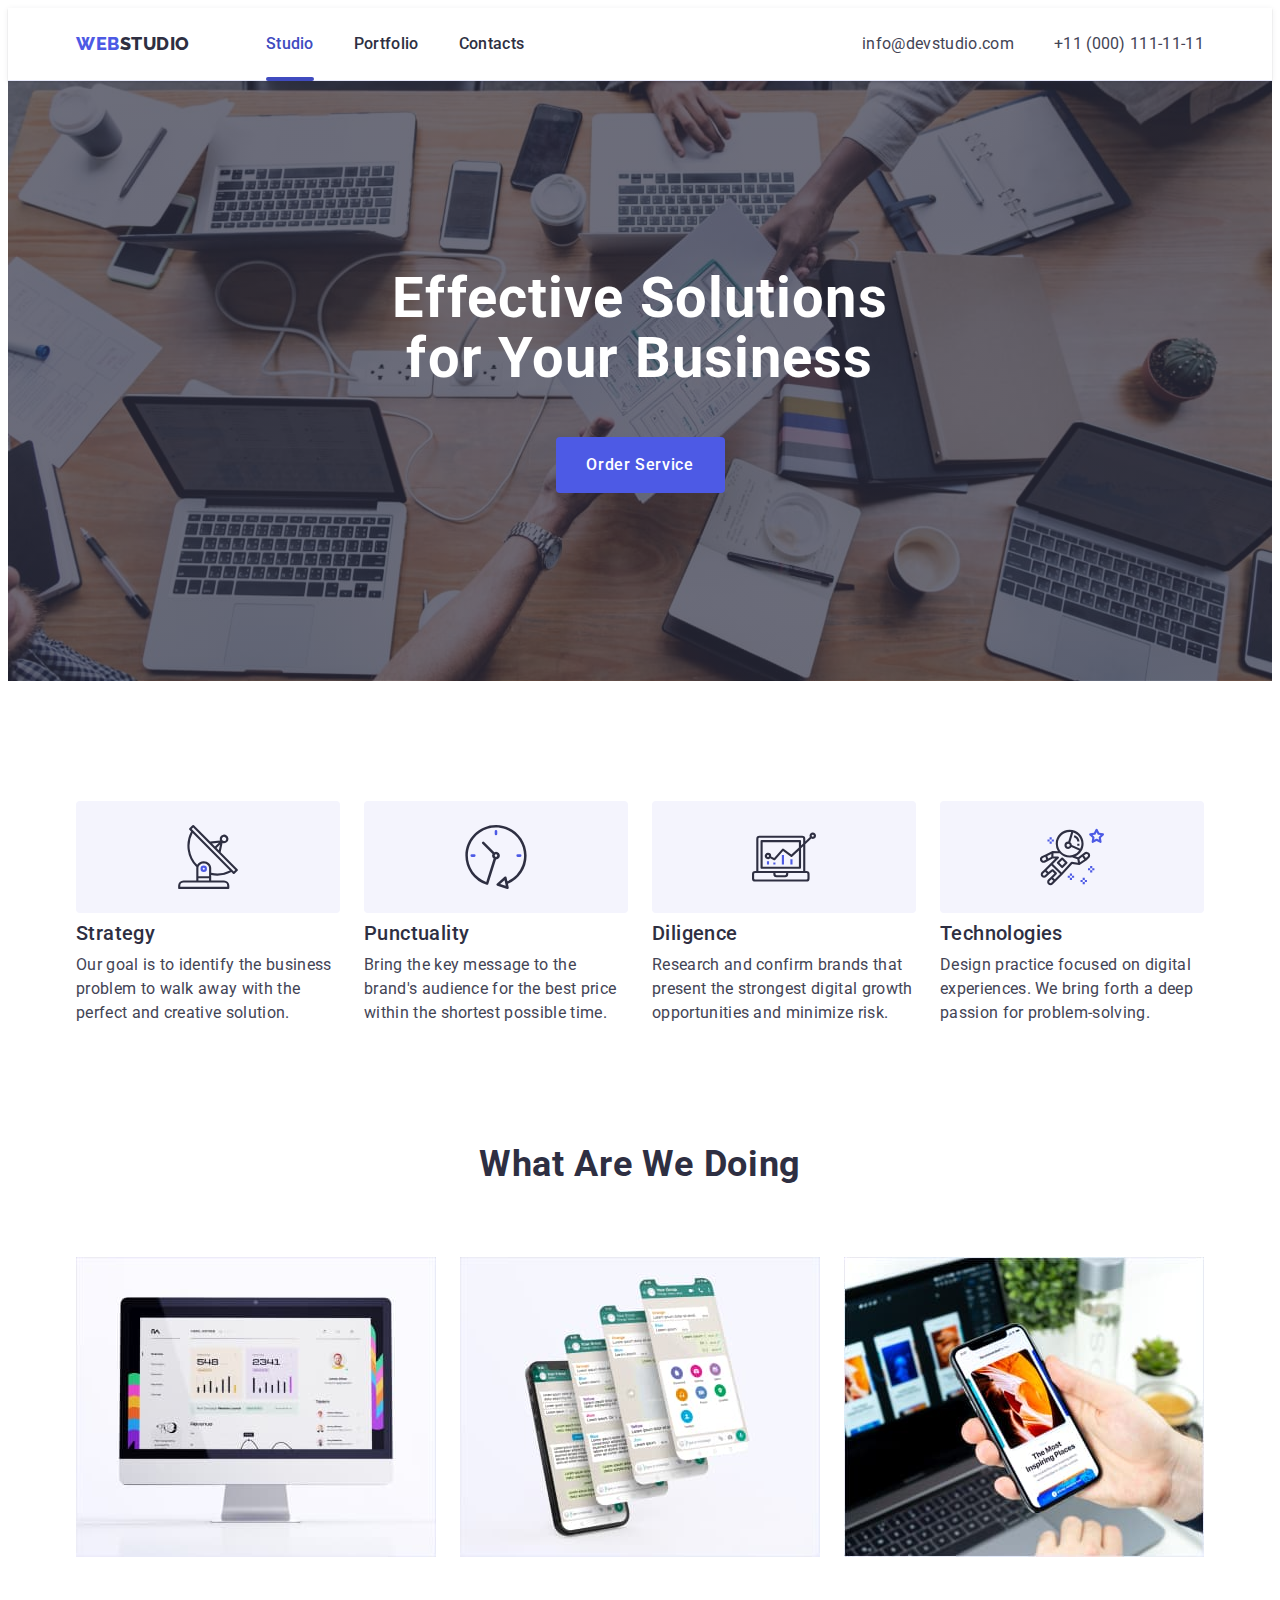
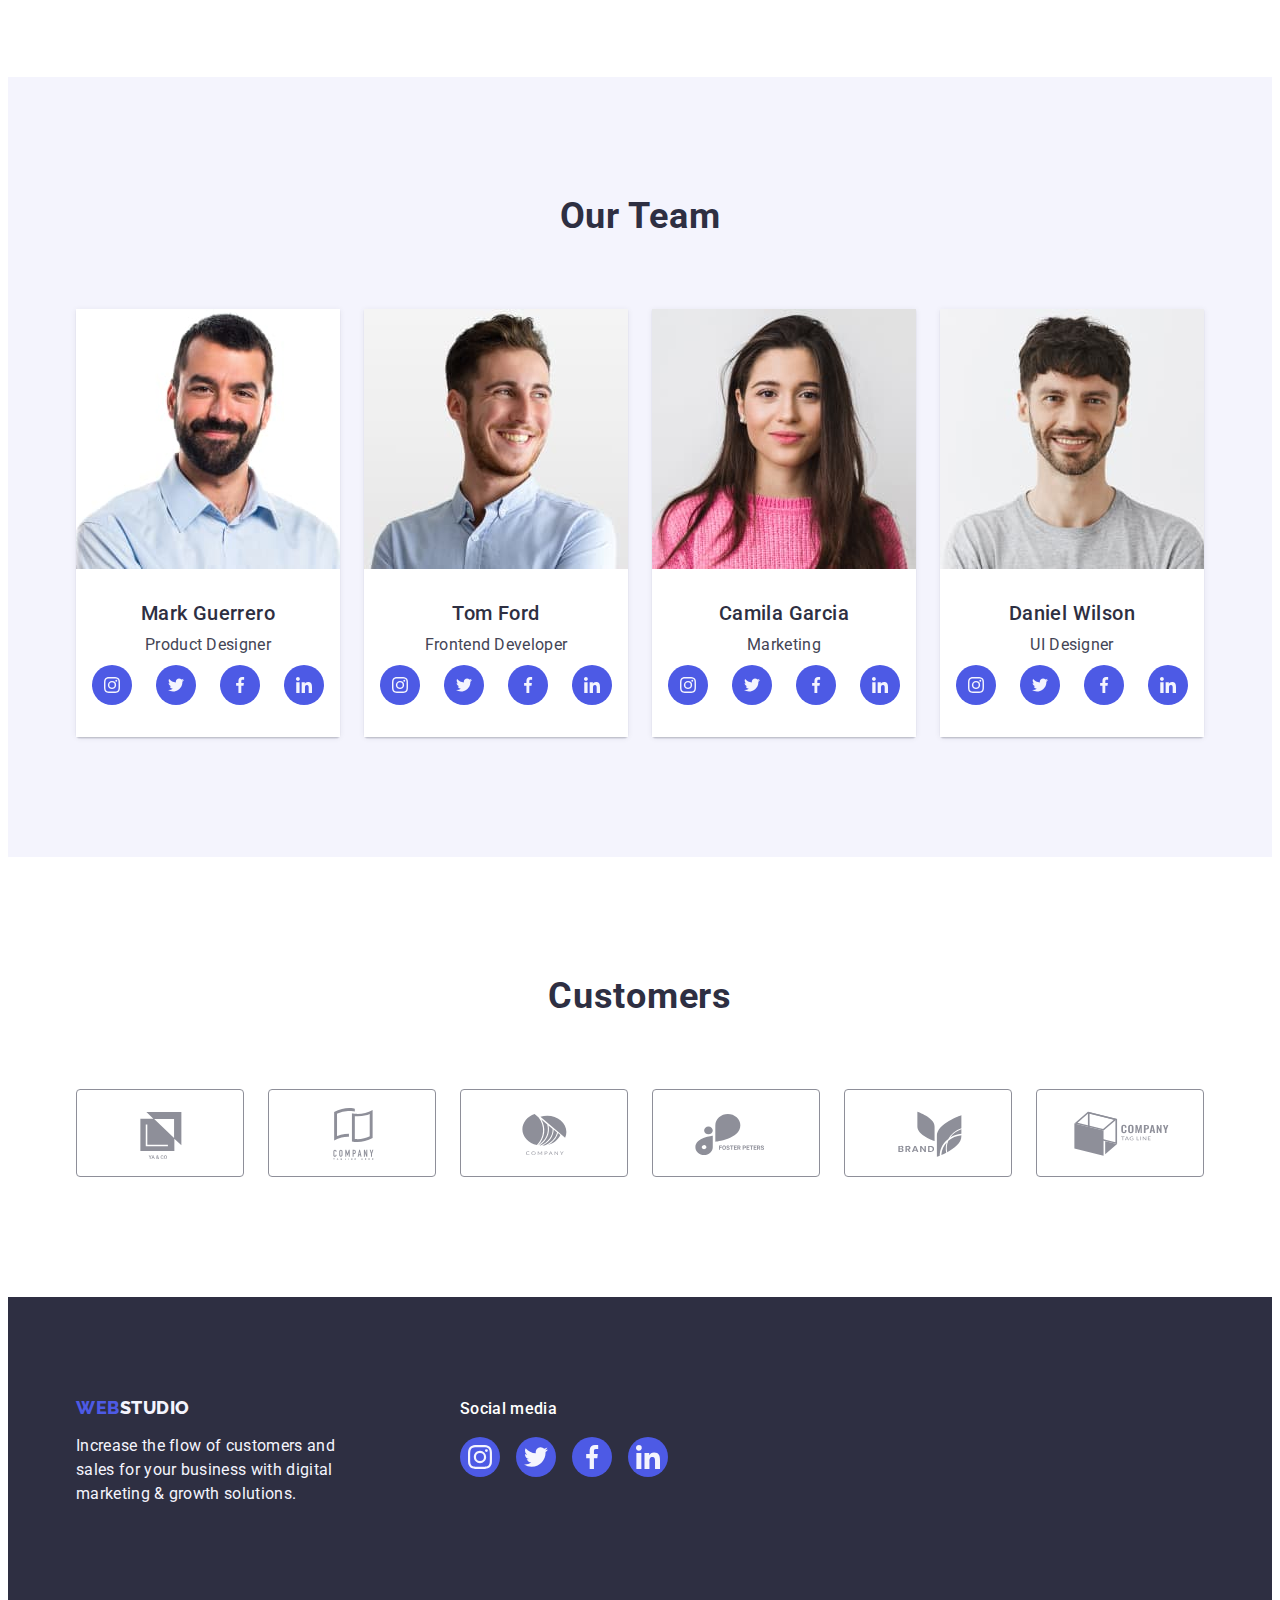
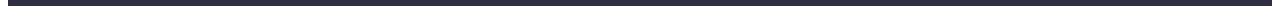
<file: index.html>
<!DOCTYPE html>
<html lang="en">
  <head>
    <meta charset="UTF-8" />
    <meta name="viewport" content="width=device-width, initial-scale=1.0" />
    <title>Webstudio</title>
    <link rel="preconnect" href="https://fonts.googleapis.com" />
    <link rel="preconnect" href="https://fonts.gstatic.com" crossorigin />
    <link
      href="https://fonts.googleapis.com/css2?family=Raleway:wght@800&family=Roboto:wght@400;500;700;900&display=swap"
      rel="stylesheet"
    />
    <link
      rel="stylesheet"
      href="https://cdnjs.cloudflare.com/ajax/libs/modern-normalize/2.0.0/modern-normalize.min.css"
      integrity="sha512-4xo8blKMVCiXpTaLzQSLSw3KFOVPWhm/TRtuPVc4WG6kUgjH6J03IBuG7JZPkcWMxJ5huwaBpOpnwYElP/m6wg=="
      crossorigin="anonymous"
      referrerpolicy="no-referrer"
    />
    <link rel="stylesheet" href="./css/styles.css" />
  </head>
  <body>
    <!-- header -->
    <header class="header">
      <div class="header-container container">
        <nav class="nav-menu">
          <a class="header-logo link" href="./index.html"
            >Web<span class="link-accent link">Studio</span></a
          >
          <ul class="nav-list list">
            <li>
              <a href="./index.html" class="link-nav link current">Studio</a>
            </li>
            <li>
              <a href="./portfolio.html" class="link-nav link">Portfolio</a>
            </li>
            <li><a href="" class="link-nav link">Contacts</a></li>
          </ul>
        </nav>

        <address class="address">
          <ul class="address-list list">
            <li>
              <a class="link-address link" href="mailto:info@devstudio.com"
                >info@devstudio.com</a
              >
            </li>
            <li>
              <a class="link-address link" href="tel:+110001111111"
                >+11 (000) 111-11-11</a
              >
            </li>
          </ul>
        </address>
      </div>
    </header>
    <main>
      <!-- hero -->
      <section class="hero">
        <div class="hero-container container">
          <h1 class="hero-title">Effective Solutions for Your Business</h1>
          <button data-modal-open class="hero-btn" type="button">
            Order Service
          </button>
        </div>
      </section>
      <!-- About us -->
      <section class="section-features">
        <div class="container">
          <h2 class="visually-hidden">Our specialties</h2>
          <ul class="features-list list">
            <li class="features-list-item">
              <div class="features-icon-container">
                <svg class="features-icon" width="64" height="64">
                  <use href="./images/icons.svg#icon-antenna"></use>
                </svg>
              </div>
              <h3 class="title">Strategy</h3>
              <p class="section-text">
                Our goal is to identify the business problem to walk away with
                the perfect and creative solution.
              </p>
            </li>
            <li class="features-list-item">
              <div class="features-icon-container">
                <svg class="features-icon" width="64" height="64">
                  <use href="./images/icons.svg#icon-clock"></use>
                </svg>
              </div>
              <h3 class="title">Punctuality</h3>
              <p class="section-text">
                Bring the key message to the brand's audience for the best price
                within the shortest possible time.
              </p>
            </li>
            <li class="features-list-item">
              <div class="features-icon-container">
                <svg class="features-icon" width="64" height="64">
                  <use href="./images/icons.svg#icon-diagram"></use>
                </svg>
              </div>
              <h3 class="title">Diligence</h3>
              <p class="section-text">
                Research and confirm brands that present the strongest digital
                growth opportunities and minimize risk.
              </p>
            </li>
            <li class="features-list-item">
              <div class="features-icon-container">
                <svg class="features-icon" width="64" height="64">
                  <use href="./images/icons.svg#icon-astronaut"></use>
                </svg>
              </div>
              <h3 class="title">Technologies</h3>
              <p class="section-text">
                Design practice focused on digital experiences. We bring forth a
                deep passion for problem-solving.
              </p>
            </li>
          </ul>
        </div>
      </section>
      <!-- our work -->
      <section class="section-works">
        <div class="container">
          <h2 class="section-title">What are we doing</h2>
          <ul class="works-list list">
            <li class="works-list-item">
              <img
                class="works-image"
                src="./images/desktop.jpg"
                alt="desktop with website"
                width="360"
              />
            </li>
            <li class="works-list-item">
              <img
                class="works-image"
                src="./images/app.jpg"
                alt="mobile application"
                width="360"
              />
            </li>
            <li class="works-list-item">
              <img
                class="works-image"
                src="./images/phone.jpg"
                alt="person is holding phone"
                width="360"
              />
            </li>
          </ul>
        </div>
      </section>
      <!-- our workers -->
      <section class="section-team">
        <div class="container">
          <h2 class="section-title">Our Team</h2>
          <ul class="team-list list">
            <li class="team-list-item">
              <img
                class="team-image"
                src="./images/mark.jpg"
                alt="man with black beard"
                width="264"
              />
              <div class="team-text">
                <h3 class="title">Mark Guerrero</h3>
                <p class="section-text">Product Designer</p>
                <ul class="team-icons-list list">
                  <li class="team-icons-item">
                    <a class="icons-team-link link" href=""
                      ><svg class="team-icons" width="16" height="16">
                        <use
                          href="./images/icons.svg#icon-instagram"
                        ></use></svg
                    ></a>
                  </li>
                  <li class="team-icons-item">
                    <a class="icons-team-link link" href="">
                      <svg class="team-icons" width="16" height="16">
                        <use href="./images/icons.svg#icon-twitter"></use></svg
                    ></a>
                  </li>
                  <li class="team-icons-item">
                    <a class="icons-team-link link" href=""
                      ><svg class="team-icons" width="16" height="16">
                        <use href="./images/icons.svg#icon-facebook"></use></svg
                    ></a>
                  </li>
                  <li class="team-icons-item">
                    <a class="icons-team-link link" href=""
                      ><svg class="team-icons" width="16" height="16">
                        <use href="./images/icons.svg#icon-linkedin"></use></svg
                    ></a>
                  </li>
                </ul>
              </div>
            </li>
            <li class="team-list-item">
              <img
                class="team-image"
                src="./images/tom.jpg"
                alt="man wearing a blue shirt and smiling"
                width="264"
              />
              <div class="team-text">
                <h3 class="title">Tom Ford</h3>
                <p class="section-text">Frontend Developer</p>
                <ul class="team-icons-list list">
                  <li class="team-icons-item">
                    <a class="icons-team-link link" href=""
                      ><svg class="team-icons" width="16" height="16">
                        <use
                          href="./images/icons.svg#icon-instagram"
                        ></use></svg
                    ></a>
                  </li>
                  <li class="team-icons-item">
                    <a class="icons-team-link link" href=""
                      ><svg class="team-icons" width="16" height="16">
                        <use href="./images/icons.svg#icon-twitter"></use></svg
                    ></a>
                  </li>
                  <li class="team-icons-item">
                    <a class="icons-team-link link" href=""
                      ><svg class="team-icons" width="16" height="16">
                        <use href="./images/icons.svg#icon-facebook"></use></svg
                    ></a>
                  </li>
                  <li class="team-icons-item">
                    <a class="icons-team-link link" href=""
                      ><svg class="team-icons" width="16" height="16">
                        <use href="./images/icons.svg#icon-linkedin"></use></svg
                    ></a>
                  </li>
                </ul>
              </div>
            </li>
            <li class="team-list-item">
              <img
                class="team-image"
                src="./images/camila.jpg"
                alt="girl with brown hair wearing pink sweater"
                width="264"
              />
              <div class="team-text">
                <h3 class="title">Camila Garcia</h3>
                <p class="section-text">Marketing</p>
                <ul class="team-icons-list list">
                  <li class="team-icons-item">
                    <a class="icons-team-link link" href=""
                      ><svg class="team-icons" width="16" height="16">
                        <use
                          href="./images/icons.svg#icon-instagram"
                        ></use></svg
                    ></a>
                  </li>
                  <li class="team-icons-item">
                    <a class="icons-team-link link" href=""
                      ><svg class="team-icons" width="16" height="16">
                        <use href="./images/icons.svg#icon-twitter"></use></svg
                    ></a>
                  </li>
                  <li class="team-icons-item">
                    <a class="icons-team-link link" href=""
                      ><svg class="team-icons" width="16" height="16">
                        <use href="./images/icons.svg#icon-facebook"></use></svg
                    ></a>
                  </li>
                  <li class="team-icons-item">
                    <a class="icons-team-link link" href=""
                      ><svg class="team-icons" width="16" height="16">
                        <use href="./images/icons.svg#icon-linkedin"></use></svg
                    ></a>
                  </li>
                </ul>
              </div>
            </li>
            <li class="team-list-item">
              <img
                class="team-image"
                src="./images/daniel.jpg"
                alt="man wearing gray t-shirt"
                width="264"
              />
              <div class="team-text">
                <h3 class="title">Daniel Wilson</h3>
                <p class="section-text">UI Designer</p>
                <ul class="team-icons-list list">
                  <li class="team-icons-item">
                    <a class="icons-team-link link" href=""
                      ><svg class="team-icons" width="16" height="16">
                        <use
                          href="./images/icons.svg#icon-instagram"
                        ></use></svg
                    ></a>
                  </li>
                  <li class="team-icons-item">
                    <a class="icons-team-link link" href=""
                      ><svg class="team-icons" width="16" height="16">
                        <use href="./images/icons.svg#icon-twitter"></use></svg
                    ></a>
                  </li>
                  <li class="team-icons-item">
                    <a class="icons-team-link link" href=""
                      ><svg class="team-icons" width="16" height="16">
                        <use href="./images/icons.svg#icon-facebook"></use></svg
                    ></a>
                  </li>
                  <li class="team-icons-item">
                    <a class="icons-team-link link" href=""
                      ><svg class="team-icons" width="16" height="16">
                        <use href="./images/icons.svg#icon-linkedin"></use></svg
                    ></a>
                  </li>
                </ul>
              </div>
            </li>
          </ul>
        </div>
      </section>
      <section class="customers">
        <div class="container">
          <h2 class="section-title">Customers</h2>
          <ul class="customers-list list">
            <li class="customers-list-item">
              <a
                class="customers-link link"
                href=""
                target="_blank"
                rel="noopener noreferrer"
              >
                <svg class="customers-icons" width="104" height="56">
                  <use href="./images/icons.svg#icon-yaandco"></use>
                </svg>
              </a>
            </li>
            <li class="customers-list-item">
              <a
                class="customers-link link"
                href=""
                target="_blank"
                rel="noopener noreferrer"
              >
                <svg class="customers-icons" width="104" height="56">
                  <use href="./images/icons.svg#icon-company"></use>
                </svg>
              </a>
            </li>
            <li class="customers-list-item">
              <a
                class="customers-link link"
                href=""
                target="_blank"
                rel="noopener noreferrer"
              >
                <svg class="customers-icons" width="104" height="56">
                  <use href="./images/icons.svg#icon-companycircle"></use>
                </svg>
              </a>
            </li>
            <li class="customers-list-item">
              <a
                class="customers-link link"
                href=""
                target="_blank"
                rel="noopener noreferrer"
              >
                <svg class="customers-icons" width="104" height="56">
                  <use href="./images/icons.svg#icon-foster"></use>
                </svg>
              </a>
            </li>
            <li class="customers-list-item">
              <a
                class="customers-link link"
                href=""
                target="_blank"
                rel="noopener noreferrer"
              >
                <svg class="customers-icons" width="104" height="56">
                  <use href="./images/icons.svg#icon-brand"></use>
                </svg>
              </a>
            </li>
            <li class="customers-list-item">
              <a
                class="customers-link link"
                href=""
                target="_blank"
                rel="noopener noreferrer"
              >
                <svg class="customers-icons" width="104" height="56">
                  <use href="./images/icons.svg#icon-tagline"></use>
                </svg>
              </a>
            </li>
          </ul>
        </div>
      </section>
    </main>
    <footer class="footer">
      <div class="container">
        <div class="logo-footer">
          <a class="footer-logo link" href="./index.html"
            >Web<span class="link-accent link">Studio</span></a
          >
          <p class="footer-text">
            Increase the flow of customers and sales for your business with
            digital marketing & growth solutions.
          </p>
        </div>
        <div class="social-media">
          <p class="social-media-text">Social media</p>
          <ul class="social-media-list list">
            <li class="social-media-item">
              <a href="" class="social-media-link link">
                <svg class="social-media-icons" width="24" height="24">
                  <use href="./images/icons.svg#icon-instagram"></use>
                </svg>
              </a>
            </li>
            <li class="social-media-item">
              <a href="" class="social-media-link link">
                <svg class="social-media-icons" width="24" height="24">
                  <use href="./images/icons.svg#icon-twitter"></use>
                </svg>
              </a>
            </li>
            <li class="social-media-item">
              <a href="" class="social-media-link link">
                <svg class="social-media-icons" width="24" height="24">
                  <use href="./images/icons.svg#icon-facebook"></use>
                </svg>
              </a>
            </li>
            <li class="social-media-item">
              <a href="" class="social-media-link link">
                <svg class="social-media-icons" width="24" height="24">
                  <use href="./images/icons.svg#icon-linkedin"></use>
                </svg>
              </a>
            </li>
          </ul>
        </div>
      </div>
    </footer>
    <div class="backdrop is-hidden" data-modal>
      <div class="modal">
        <button class="close-modal" type="button" data-modal-close>
          <svg class="close-button-icon" width="8" height="8">
            <use href="./images/symbol-defs.svg#icon-close"></use>
          </svg>
        </button>
      </div>
    </div>
    <script src="./js/modal.js"></script>
  </body>
</html>
</file>
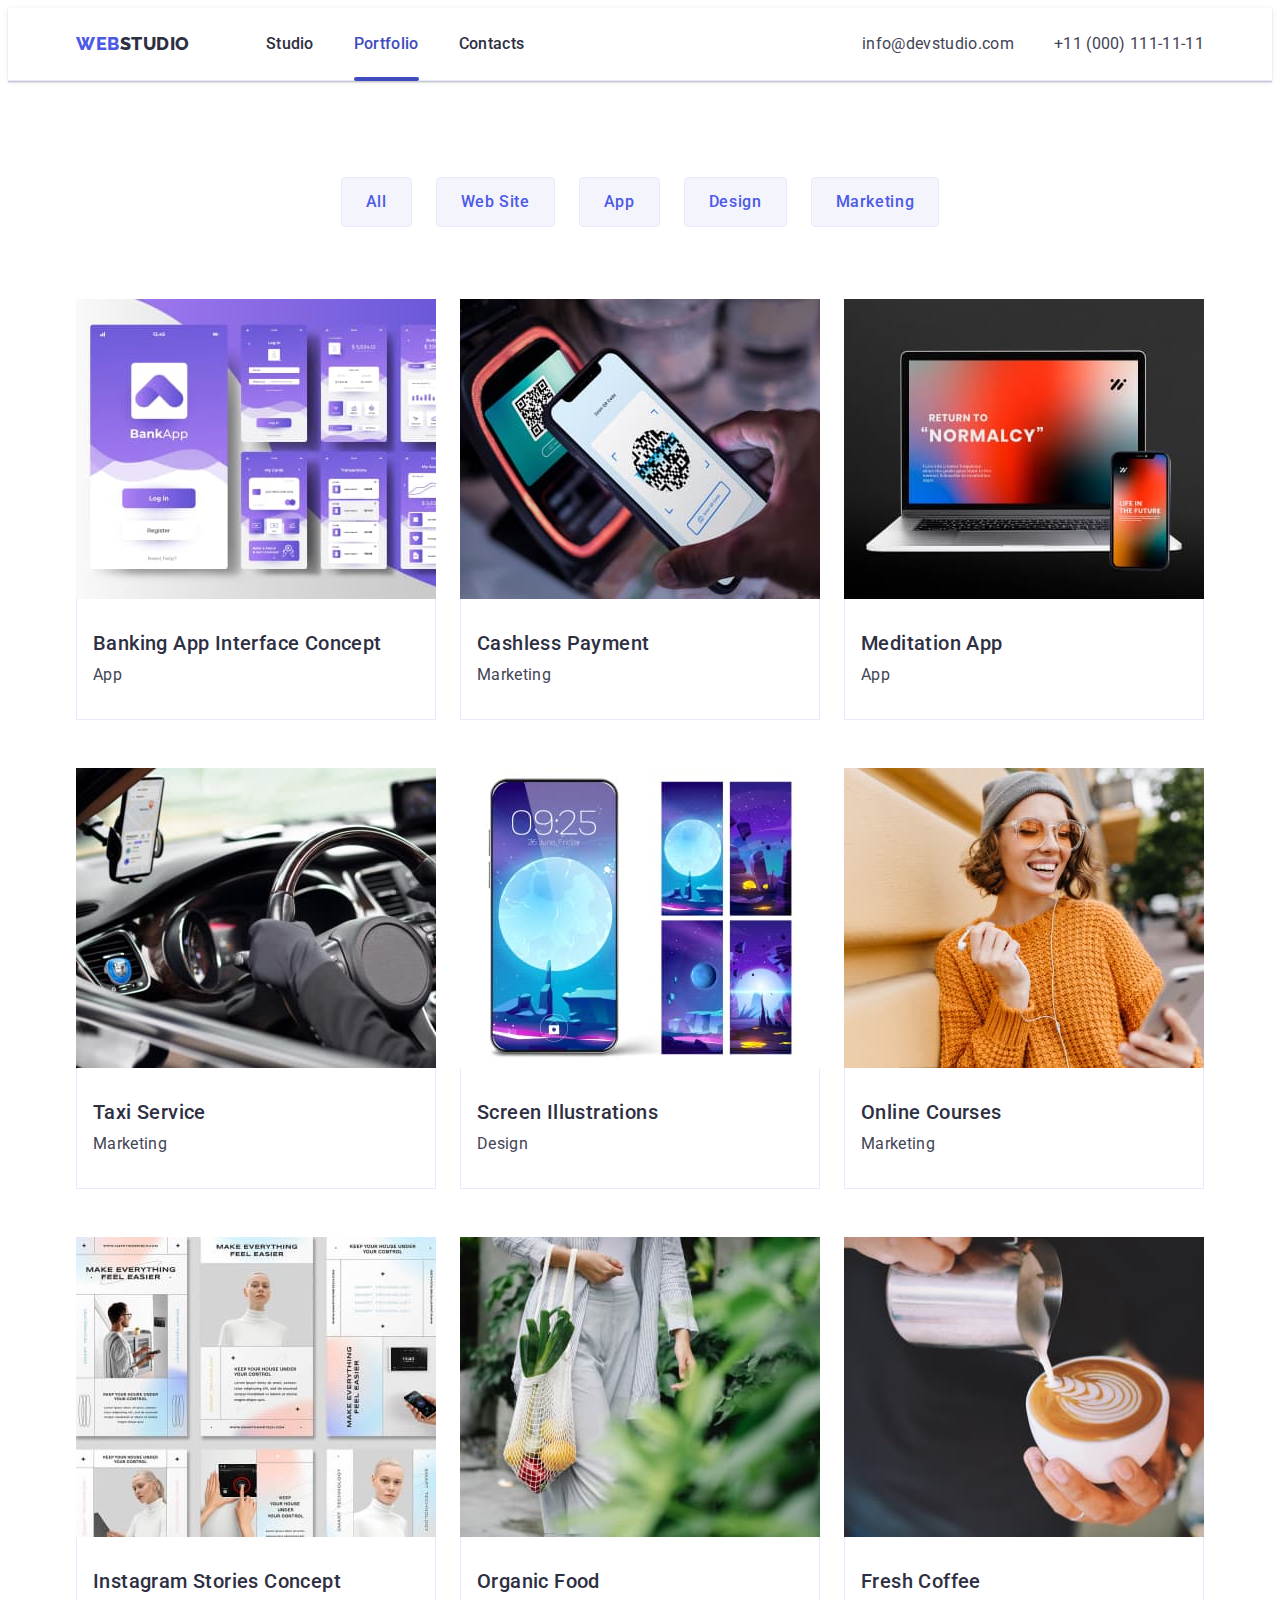
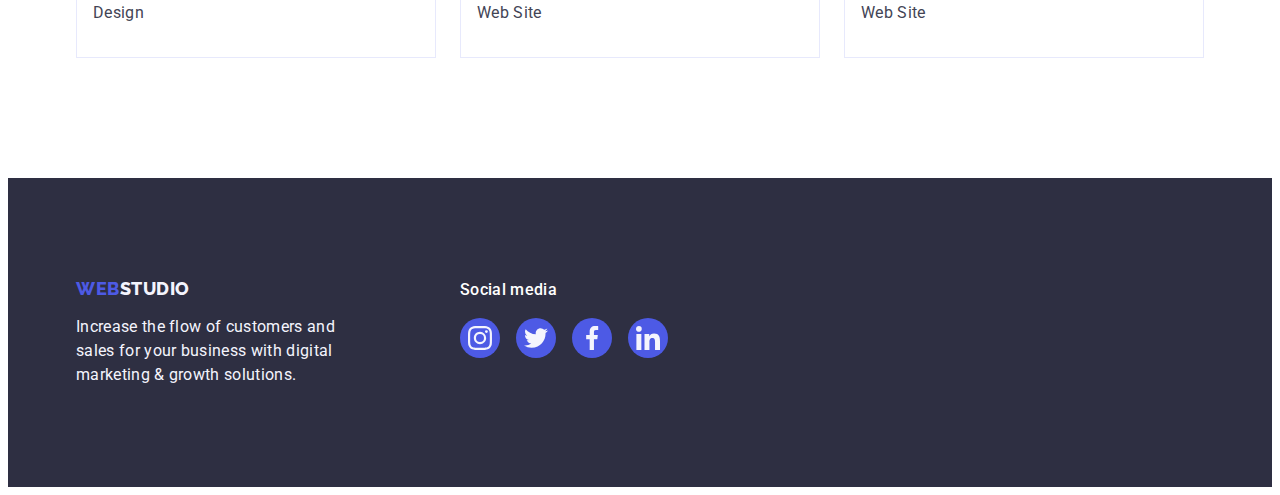
<file: portfolio.html>
<!DOCTYPE html>
<html lang="en">
  <head>
    <meta charset="UTF-8" />
    <meta name="viewport" content="width=device-width, initial-scale=1.0" />
    <title>Portfolio</title>
    <link rel="preconnect" href="https://fonts.googleapis.com" />
    <link rel="preconnect" href="https://fonts.gstatic.com" crossorigin />
    <link
      href="https://fonts.googleapis.com/css2?family=Raleway:wght@800&family=Roboto:wght@400;500;700;900&display=swap"
      rel="stylesheet"
    />
    <link
      rel="stylesheet"
      href="https://cdnjs.cloudflare.com/ajax/libs/modern-normalize/2.0.0/modern-normalize.min.css"
      integrity="sha512-4xo8blKMVCiXpTaLzQSLSw3KFOVPWhm/TRtuPVc4WG6kUgjH6J03IBuG7JZPkcWMxJ5huwaBpOpnwYElP/m6wg=="
      crossorigin="anonymous"
      referrerpolicy="no-referrer"
    />
    <link rel="stylesheet" href="./css/styles.css" />
  </head>
  <body>
    <!-- header -->
    <header class="header">
      <div class="header-container container">
        <nav class="nav-menu">
          <a class="header-logo link" href="./index.html"
            >Web<span class="link-accent link">Studio</span>
          </a>
          <ul class="nav-list list">
            <li><a href="./index.html" class="link-nav link">Studio</a></li>
            <li>
              <a href="./portfolio.html" class="link-nav link current"
                >Portfolio</a
              >
            </li>
            <li><a href="" class="link-nav link">Contacts</a></li>
          </ul>
        </nav>

        <address class="address">
          <ul class="address-list list">
            <li>
              <a class="link-address link" href="mailto:info@devstudio.com"
                >info@devstudio.com</a
              >
            </li>
            <li>
              <a class="link-address link" href="tel:+110001111111"
                >+11 (000) 111-11-11</a
              >
            </li>
          </ul>
        </address>
      </div>
    </header>
    <!-- Portfolio section -->
    <main>
      <section class="portfolio-section">
        <div class="container">
          <h1 class="visually-hidden">Our works</h1>
          <ul class="btn-list list">
            <li class="btn-list-item">
              <button class="portfolio-btn" type="button">All</button>
            </li>
            <li class="btn-list-item">
              <button class="portfolio-btn" type="button">Web Site</button>
            </li>
            <li class="btn-list-item">
              <button class="portfolio-btn" type="button">App</button>
            </li>
            <li class="btn-list-item">
              <button class="portfolio-btn" type="button">Design</button>
            </li>
            <li class="btn-list-item">
              <button class="portfolio-btn" type="button">Marketing</button>
            </li>
          </ul>

          <ul class="images-list list">
            <li class="images-list-item">
              <a href="" class="images-list-link link">
                <div class="overflow-card">
                  <img src="./images/menu.jpg" alt="banking app" width="360" />
                  <p class="cover-text">
                    14 Stylish and User-Friendly App Design Concepts · Task
                    Manager App · Calorie Tracker App · Exotic Fruit Ecommerce
                    App · Cloud Storage App
                  </p>
                </div>
                <div class="portfolio-text">
                  <h2 class="title">Banking App Interface Concept</h2>
                  <p class="section-text">App</p>
                </div>
              </a>
            </li>
            <li class="images-list-item">
              <a href="" class="images-list-link link">
                <div class="overflow-card">
                  <img
                    src="./images/screen.jpg"
                    alt="mobile screen"
                    width="360"
                  />
                  <p class="cover-text">
                    14 Stylish and User-Friendly App Design Concepts · Task
                    Manager App · Calorie Tracker App · Exotic Fruit Ecommerce
                    App · Cloud Storage App
                  </p>
                </div>
                <div class="portfolio-text">
                  <h2 class="title">Cashless Payment</h2>
                  <p class="section-text">Marketing</p>
                </div>
              </a>
            </li>
            <li class="images-list-item">
              <a href="" class="images-list-link link">
                <div class="overflow-card">
                  <img
                    src="./images/devices.jpg"
                    alt="laptop and phone"
                    width="360"
                  />
                  <p class="cover-text">
                    14 Stylish and User-Friendly App Design Concepts · Task
                    Manager App · Calorie Tracker App · Exotic Fruit Ecommerce
                    App · Cloud Storage App
                  </p>
                </div>
                <div class="portfolio-text">
                  <h2 class="title">Meditation App</h2>
                  <p class="section-text">App</p>
                </div>
              </a>
            </li>
            <li class="images-list-item">
              <a href="" class="images-list-link link">
                <div class="overflow-card">
                  <img src="./images/car.jpg" alt="taxi driver" width="360" />
                  <p class="cover-text">
                    14 Stylish and User-Friendly App Design Concepts · Task
                    Manager App · Calorie Tracker App · Exotic Fruit Ecommerce
                    App · Cloud Storage App
                  </p>
                </div>
                <div class="portfolio-text">
                  <h2 class="title">Taxi Service</h2>
                  <p class="section-text">Marketing</p>
                </div>
              </a>
            </li>
            <li class="images-list-item">
              <a href="" class="images-list-link link">
                <div class="overflow-card">
                  <img
                    src="./images/display.jpg"
                    alt="screen illustrations"
                    width="360"
                  />
                  <p class="cover-text">
                    14 Stylish and User-Friendly App Design Concepts · Task
                    Manager App · Calorie Tracker App · Exotic Fruit Ecommerce
                    App · Cloud Storage App
                  </p>
                </div>
                <div class="portfolio-text">
                  <h2 class="title">Screen Illustrations</h2>
                  <p class="section-text">Design</p>
                </div>
              </a>
            </li>
            <li class="images-list-item">
              <a href="" class="images-list-link link">
                <div class="overflow-card">
                  <img
                    src="./images/orange.jpg"
                    alt="girl in orange sweater"
                    width="360"
                  />
                  <p class="cover-text">
                    14 Stylish and User-Friendly App Design Concepts · Task
                    Manager App · Calorie Tracker App · Exotic Fruit Ecommerce
                    App · Cloud Storage App
                  </p>
                </div>
                <div class="portfolio-text">
                  <h2 class="title">Online Courses</h2>
                  <p class="section-text">Marketing</p>
                </div>
              </a>
            </li>
            <li class="images-list-item">
              <a href="" class="images-list-link link">
                <div class="overflow-card">
                  <img
                    src="./images/catalog.jpg"
                    alt="instagram stories"
                    width="360"
                  />
                  <p class="cover-text">
                    14 Stylish and User-Friendly App Design Concepts · Task
                    Manager App · Calorie Tracker App · Exotic Fruit Ecommerce
                    App · Cloud Storage App
                  </p>
                </div>
                <div class="portfolio-text">
                  <h2 class="title">Instagram Stories Concept</h2>
                  <p class="section-text">Design</p>
                </div>
              </a>
            </li>
            <li class="images-list-item">
              <a href="" class="images-list-link link">
                <div class="overflow-card">
                  <img
                    src="./images/woman.jpg"
                    alt="woman with fruits"
                    width="360"
                  />
                  <p class="cover-text">
                    14 Stylish and User-Friendly App Design Concepts · Task
                    Manager App · Calorie Tracker App · Exotic Fruit Ecommerce
                    App · Cloud Storage App
                  </p>
                </div>
                <div class="portfolio-text">
                  <h2 class="title">Organic Food</h2>
                  <p class="section-text">Web Site</p>
                </div>
              </a>
            </li>
            <li class="images-list-item">
              <a href="" class="images-list-link link">
                <div class="overflow-card">
                  <img
                    src="./images/coffee.jpg"
                    alt="cup of coffee"
                    width="360"
                  />
                  <p class="cover-text">
                    14 Stylish and User-Friendly App Design Concepts · Task
                    Manager App · Calorie Tracker App · Exotic Fruit Ecommerce
                    App · Cloud Storage App
                  </p>
                </div>
                <div class="portfolio-text">
                  <h2 class="title">Fresh Coffee</h2>
                  <p class="section-text">Web Site</p>
                </div>
              </a>
            </li>
          </ul>
        </div>
      </section>
    </main>
    <footer class="footer">
      <div class="container">
        <div class="logo-footer">
          <a class="footer-logo link" href="./index.html"
            >Web<span class="link-accent link">Studio</span></a
          >
          <p class="footer-text">
            Increase the flow of customers and sales for your business with
            digital marketing & growth solutions.
          </p>
        </div>
        <div class="social-media">
          <p class="social-media-text">Social media</p>
          <ul class="social-media-list list">
            <li class="social-media-item">
              <a href="" class="social-media-link link">
                <svg class="social-media-icons" width="24" height="24">
                  <use href="./images/icons.svg#icon-instagram"></use>
                </svg>
              </a>
            </li>
            <li class="social-media-item">
              <a href="" class="social-media-link link">
                <svg class="social-media-icons" width="24" height="24">
                  <use href="./images/icons.svg#icon-twitter"></use>
                </svg>
              </a>
            </li>
            <li class="social-media-item">
              <a href="" class="social-media-link link">
                <svg class="social-media-icons" width="24" height="24">
                  <use href="./images/icons.svg#icon-facebook"></use>
                </svg>
              </a>
            </li>
            <li class="social-media-item">
              <a href="" class="social-media-link link">
                <svg class="social-media-icons" width="24" height="24">
                  <use href="./images/icons.svg#icon-linkedin"></use>
                </svg>
              </a>
            </li>
          </ul>
        </div>
      </div>
    </footer>
  </body>
</html>
</file>
<file: css/styles.css>
*,
*::before,
*::after {
    box-sizing: border-box;
}

/* *----------------Змінні----------------------- */
:root{ 
    --primary-text-color: #434455;
    --title-text-color: #2E2F42;
    --accent-color: #4D5AE5;
    --primary-white-color: #FFF;
    --secondary-white-color: #F4F4FD;
    --secondary-accent-color: #404bbf;
    --customers-icon-color: #8e8f99;



}
/* *-----------------Global styles---------------- */
body{
    color: var(--primary-text-color);
    background-color: #FFF;
    font-family: Roboto, sans-serif;
    letter-spacing: 0.32px;
    font-size: 16px;
    line-height: 1.5;
}

.link{
    text-decoration: none;
}

.list {
    list-style: none;
}

h1,
h2,
h3,
h4,
h5,
h6,
p {
    margin-top: 0;
    margin-bottom: 0;
}

ul{
    margin-top: 0;
    margin-bottom: 0;
    padding-left: 0;
}

img {
    display: block;
    max-width: 100%;
    height: auto;
}

.container{
    width: 100%;
    max-width: 1158px;
    margin: 0 auto;
    padding: 0 15px;
}

.visually-hidden {
    position: absolute;
    width: 1px;
    height: 1px;
    margin: -1px;
    border: 0;
    padding: 0;
    white-space: nowrap;
    clip-path: inset(100%);
    clip: rect(0 0 0 0);
    overflow: hidden;
}

/* *-------------Header---------------------- */

.header{
border-bottom: 1px solid #e7e9fc;
box-shadow: 0px 2px 1px rgba(46, 47, 66, 0.08),
        0px 1px 1px rgba(46, 47, 66, 0.16),
        0px 1px 6px rgba(46, 47, 66, 0.08);
}

.header-container{
    display: flex;
    align-items: center;
    justify-content: space-between;
  
}

.nav-menu{
    display: flex;
    align-items: center;
  
}
.nav-list{
    display: flex;
    gap: 40px;
}


.link-nav.current{
    color: #404bbf;
}

.current{
    position: relative;
    
  
}

.current::after{
    content: "";
    position: absolute;
    left: 0;
    bottom: -1px;
    width: 100%;
    height: 4px;
    border-radius: 2px;
    background-color: var(--secondary-accent-color);
    transition: color 250ms cubic-bezier(0.4, 0, 0.2, 1);


}

.address-list{
    display: flex;
    gap: 40px;
    padding: 24px 0;
    
}

.header-logo{
    font-family: "Raleway", sans-serif;
    font-weight: 800;
    font-size: 18px;
    line-height: 1.17;
    letter-spacing: 0.03em;
    text-transform: uppercase;
    text-decoration: none;
    color: var(--accent-color);
    margin-right: 76px
  
}

.link-accent{
    font-family: "Raleway", sans-serif;
    font-weight: 800;
    font-size: 18px;
    line-height: 1.17;
    letter-spacing: 0.03em;
    text-transform: uppercase;
    color: var(--title-text-color);

}


.link-nav{
    font-weight: 500;
    font-size: 16px;
    line-height: 1.5;
    letter-spacing: 0.02em;
    text-decoration: none;
    color: var(--title-text-color);
    padding: 24px 0;
    display: block;
    transition: color 250ms cubic-bezier(0.4, 0, 0.2, 1);

}

.link-nav:hover,
.link-nav:focus{
    color: var(--secondary-accent-color);
}

 
.address{
    font-style: normal;
}

.link-address{
    color: var(--primary-text-color);
    font-size: 16px;
    line-height: 1.5;
    text-decoration: none;
    transition: color 250ms cubic-bezier(0.4, 0, 0.2, 1);

}

.link-address:hover,
.link-address:focus{
    color: var(--secondary-accent-color);
}

/* *----------------Hero------------------ */


.hero {
    background-color: var(--title-text-color);
    padding: 188px 0;
    background-image: linear-gradient(rgba(46, 47, 66, 0.7),
            rgba(46, 47, 66, 0.7)), url(../images/herobcg.jpg);
    max-width: 1440px;
    background-repeat: no-repeat;
    background-position: center;
    background-size: cover;
    margin: 0 auto;

}

.hero-container{
   
    
}

.hero-title {
    color: var(--primary-white-color);
    font-size: 56px;
        font-weight: 700;
        line-height: 1.07;
        letter-spacing: 0.02em;
        text-align: center;
        max-width: 496px;
        margin-bottom: 48px;
            margin-right: auto;
            margin-left: auto;
       


        
}
.hero-btn{
    font-family: "Roboto", sans-serif;
    color: var(--primary-white-color);
    background-color: var(--accent-color);
    cursor: pointer;
    font-size: 16px;
        font-weight: 500;
        line-height: 1.5;
        letter-spacing: 0.04em;
        display: block;
        min-width: 169px;
        height: 56px;
        border: none;
        border-radius: 4px;
        margin: 0 auto;
    transition: background-color 250ms cubic-bezier(0.4, 0, 0.2, 1);
        
       
            

    
}

.hero-btn:hover,
.hero-btn:focus{
    background-color: var(--secondary-accent-color);
}

/* *----------------Section-------------- */
.section-features {
    padding: 120px 0;
}

.features-list{
    display: flex;
    gap: 24px;
    
  
}

.features-list-item{
    flex-basis: calc((100% - 72px) / 4);
}

.features-icon-container{
    background-color: var(--secondary-white-color);
    height: 112px;
    border-radius: 4px;
    display: flex;
    align-items: center;
    justify-content: center;
    margin-bottom: 8px;

}

.title {
    color: var(--title-text-color);
    font-size: 20px;
    font-weight: 500;
    line-height: 1.2;
    letter-spacing: 0.02em;
    margin-bottom: 8px;
}

.section-title {
    color: var(--title-text-color);
    font-size: 36px;
    font-weight: 700;
    line-height: 1.11;
    letter-spacing: 0.02em;
    text-transform: capitalize;
    text-align: center;
    margin-bottom: 72px;
}

/* *-------------Section works------------ */
.section-works {
    padding-bottom: 120px;
}

.works-list{
    display: flex;
    gap: 24px;
}

.works-list-item{
    flex-basis: calc((100% - 2 * 24px) / 3);
}

/* *-------Section team-------- */
.section-team {
    background-color: var(--secondary-white-color);
    padding: 120px 0;
        
}

.team-list{
    display: flex;
    gap: 24px;
   
}

.team-list-item{
    flex-basis: calc((100% - 72px) / 4);
    border-radius: 0 0 4px 4px;
    box-shadow: 0px 1px 6px rgba(46, 47, 66, 0.08),
        0px 1px 1px rgba(46, 47, 66, 0.16),
        0px 2px 1px rgba(46, 47, 66, 0.08);;
}

.team-icons-list{
    display: flex;
    gap: 24px;
    margin-top: 8px;
    justify-content: center;
    align-items: center;
}

.team-icons-item{
    height: 40px;
    width: 40px;
   
}

.icons-team-link{
    margin-bottom: 32px;
        display: flex;
        width: 100%;
        height: 100%;
        background-color: var(--accent-color);
        border-radius: 50%;
        align-items: center;
        justify-content: center;
        transition: background-color 250ms cubic-bezier(0.4, 0, 0.2, 1);
}

.icons-team-link:hover,
.icons-team-link:focus{
    background-color: var(--secondary-accent-color);


}
.team-icons{
    fill: var(--secondary-white-color);
}

.team-text{
    text-align: center;
    padding: 32px 0;
    background-color: #fff;
   
}

.team-image{
   
}

/* *---------------Customers---------------- */

.customers {
    padding: 120px 0;;
}

.customers-list {
    display: flex;
    gap: 24px;
}

.customers-list-item {
    flex-basis: calc((100%-120px) / 6);
    height: 88px;
  
}

.customers-link{
    color: var(--customers-icon-color);
    border: 1px solid var(--customers-icon-color);
    border-radius: 4px;
    width: 100%;
    height: 100%;
    display: flex;
    align-items: center;
    justify-content: center;
    width: 168px;
    height: 88px;
    transition: border-color 250ms cubic-bezier(0.4, 0, 0.2, 1), color 250ms cubic-bezier(0.4, 0, 0.2, 1);
}

.customers-link:hover,
.customers-link:focus{
    border-color: var(--secondary-accent-color);
    color: var(--secondary-accent-color);
}

.customers-icons {
    fill: currentColor;
}

.customers-icons:hover{
   
}



/* *-----------------Footer------------ */
.footer{
    background-color: var(--title-text-color);
    padding: 100px 0;

}

.footer-logo{
    font-family: "Raleway", sans-serif;
        font-weight: 800;
        font-size: 18px;
        line-height: 1.17;
        letter-spacing: 0.03em;
        text-transform: uppercase;
        text-decoration: none;
        color: var(--accent-color);
        display: inline-block;
        margin-bottom: 16px;

}

.footer .link-accent{
    color: var(--secondary-white-color);
    font-family: Raleway, sans-serif;
        font-size: 18px;
        font-weight: 800;
        line-height: 1.17;
        letter-spacing: 0.03em;
        text-transform: uppercase;

}
.footer-text{
    color: var(--secondary-white-color);
    max-width: 264px;
}

.footer .container{
    display: flex;
    align-items: baseline;
    
}

.logo-footer{
    margin-right: 120px;
}

.social-media {
    
}

.social-media-text {
    color: var(--primary-white-color);
        font-family: Roboto;
        font-size: 16px;
        font-style: normal;
        font-weight: 500;
        line-height: 24px;
        letter-spacing: 0.32px;
        margin-bottom: 16px;
}

.social-media-list {
    display: flex;
    gap: 16px;
}

.social-media-item {
    flex-basis: calc((100%-72px) / 4);
        height: 40px;
        width: 40px;
    }
    


.social-media-link {
    display: flex;
        width: 100%;
        height: 100%;
        background-color: var(--accent-color);
        border-radius: 50%;
        align-items: center;
        justify-content: center;
        transition: background-color 250ms cubic-bezier(0.4, 0, 0.2, 1);
  
}

.social-media-link:hover,
.social-media-link:focus{
    background-color: #31D0AA;
}

.social-media-icons {
    fill: var(--secondary-white-color);
}

/* *----------Portfolio-page----------------- */

.portfolio-section{
    padding-top: 96px;
        padding-bottom: 120px;
}

.btn-list{
    display: flex;
    justify-content: center;
    gap: 24px;
    margin-bottom: 72px;
   
}

.btn-list-item{
}

.portfolio-btn{
    font-family: "Roboto", sans-serif;
    color: var(--accent-color);
    background-color: var(--secondary-white-color);
    cursor: pointer;
    font-size: 16px;
        font-weight: 500;
        line-height: 1.5;
        letter-spacing: 0.04em;
        padding: 12px 24px;
        border: 1px solid #e7e9fc;
        border-radius: 4px;
        transition: color 250ms cubic-bezier(0.4, 0, 0.2, 1),background-color 250ms cubic-bezier(0.4, 0, 0.2, 1),
            border-color 250ms cubic-bezier(0.4, 0, 0.2, 1),
            box-shadow 250ms cubic-bezier(0.4, 0, 0.2, 1);
      
}

.portfolio-btn:hover,
.portfolio-btn:focus{
    color: var(--primary-white-color);
    background-color: var(--secondary-accent-color);
    border: 1px solid transparent;
    box-shadow: 0px 3px 1px rgba(0, 0, 0, 0.1),
        0px 2px 1px rgba(0, 0, 0, 0.08),
        0px 2px 2px rgba(0, 0, 0, 0.12);
}

.images-list{
    display: flex;
    flex-wrap: wrap;
    gap: 24px;
    row-gap: 48px;
}

.images-list-link{
    display: block;
    transition: box-shadow 250ms cubic-bezier(0.4, 0, 0.2, 1);
}


.images-list-link:hover .cover-text,
.images-list-link:focus .cover-text{
    transform: translateY(0%);
}

.images-list-link:hover,
.images-list-link:focus {
    box-shadow: 0px 1px 6px rgba(46, 47, 66, 0.08),
        0px 1px 1px rgba(46, 47, 66, 0.16),
        0px 2px 1px rgba(46, 47, 66, 0.08);
}

.images-list-item{
    flex-basis: calc((100% - 2 * 24px) / 3);
}


.overflow-card{
    position: relative;
    overflow: hidden;

}


.portfolio-text{
    border: 1px solid #e7e9fc;
    border-top: none;
    padding: 32px 16px;
}

.cover-text{
    position: absolute;
    top: 0;
    left: 0;
    height: 100%;
    padding: 40px 32px;
    font-size: 16px;
    line-height: 1.5;
    letter-spacing: 0.02em;
    color: var(--secondary-white-color);
    background-color: var(--accent-color);
    transform: translateY(100%);
    transition: transform 250ms cubic-bezier(0.4, 0, 0.2, 1);
}


.list-item{
    background-color: var(--primary-white-color);
   
}

.section-text{
    color: var(--primary-text-color)
}

/**-----------------Modal------------------------------- */

.backdrop{
    position: fixed;
    top: 0;
    left: 0;
    width: 100%;
    height: 100%;
    background-color: rgba(46, 47, 66, 0.4);
    transition: opacity 250ms cubic-bezier(0.4, 0, 0.2, 1),
        visibility 250ms cubic-bezier(0.4, 0, 0.2, 1);
}

.is-hidden{
    opacity: 0;
    visibility: hidden;
    pointer-events: none;
}

.modal{
    position: absolute;
    top: 50%;
    left: 50%;
    transform: translate(-50%, -50%) scale(1);
    width: 408px;
    min-height: 584px;
    background: #fcfcfc;
    box-shadow: 0px 1px 1px rgba(0, 0, 0, 0.14),
        0px 1px 3px rgba(0, 0, 0, 0.12),
        0px 2px 1px rgba(0, 0, 0, 0.2);
        border-radius: 4px;
    transition: transform 250ms cubic-bezier(0.4, 0, 0.2, 1);

}

.close-modal{
    position: absolute;
    top: 24px;
    right: 24px;
    width: 24px;
    height: 24px;
    border-radius: 50%;
    cursor: pointer;
    display: flex;
    align-items: center;
    justify-content: center;
    background-color: #e7e9fc;
    border: 1px solid rgba(0, 0, 0, 0.1);
    padding: 0;
    transition: background-color 250ms cubic-bezier(0.4, 0, 0.2, 1), border 250ms cubic-bezier(0.4, 0, 0.2, 1);
}

.close-modal:hover,
.close-modal:focus{
    background-color: var(--secondary-accent-color);
    border: none;
}

.close-modal:is(:hover, :focus) .close-button-icon{
    fill: #FFF;
}

.close-button-icon{
    transition: fill 250ms cubic-bezier(0.4, 0, 0.2, 1);
}
</file>
